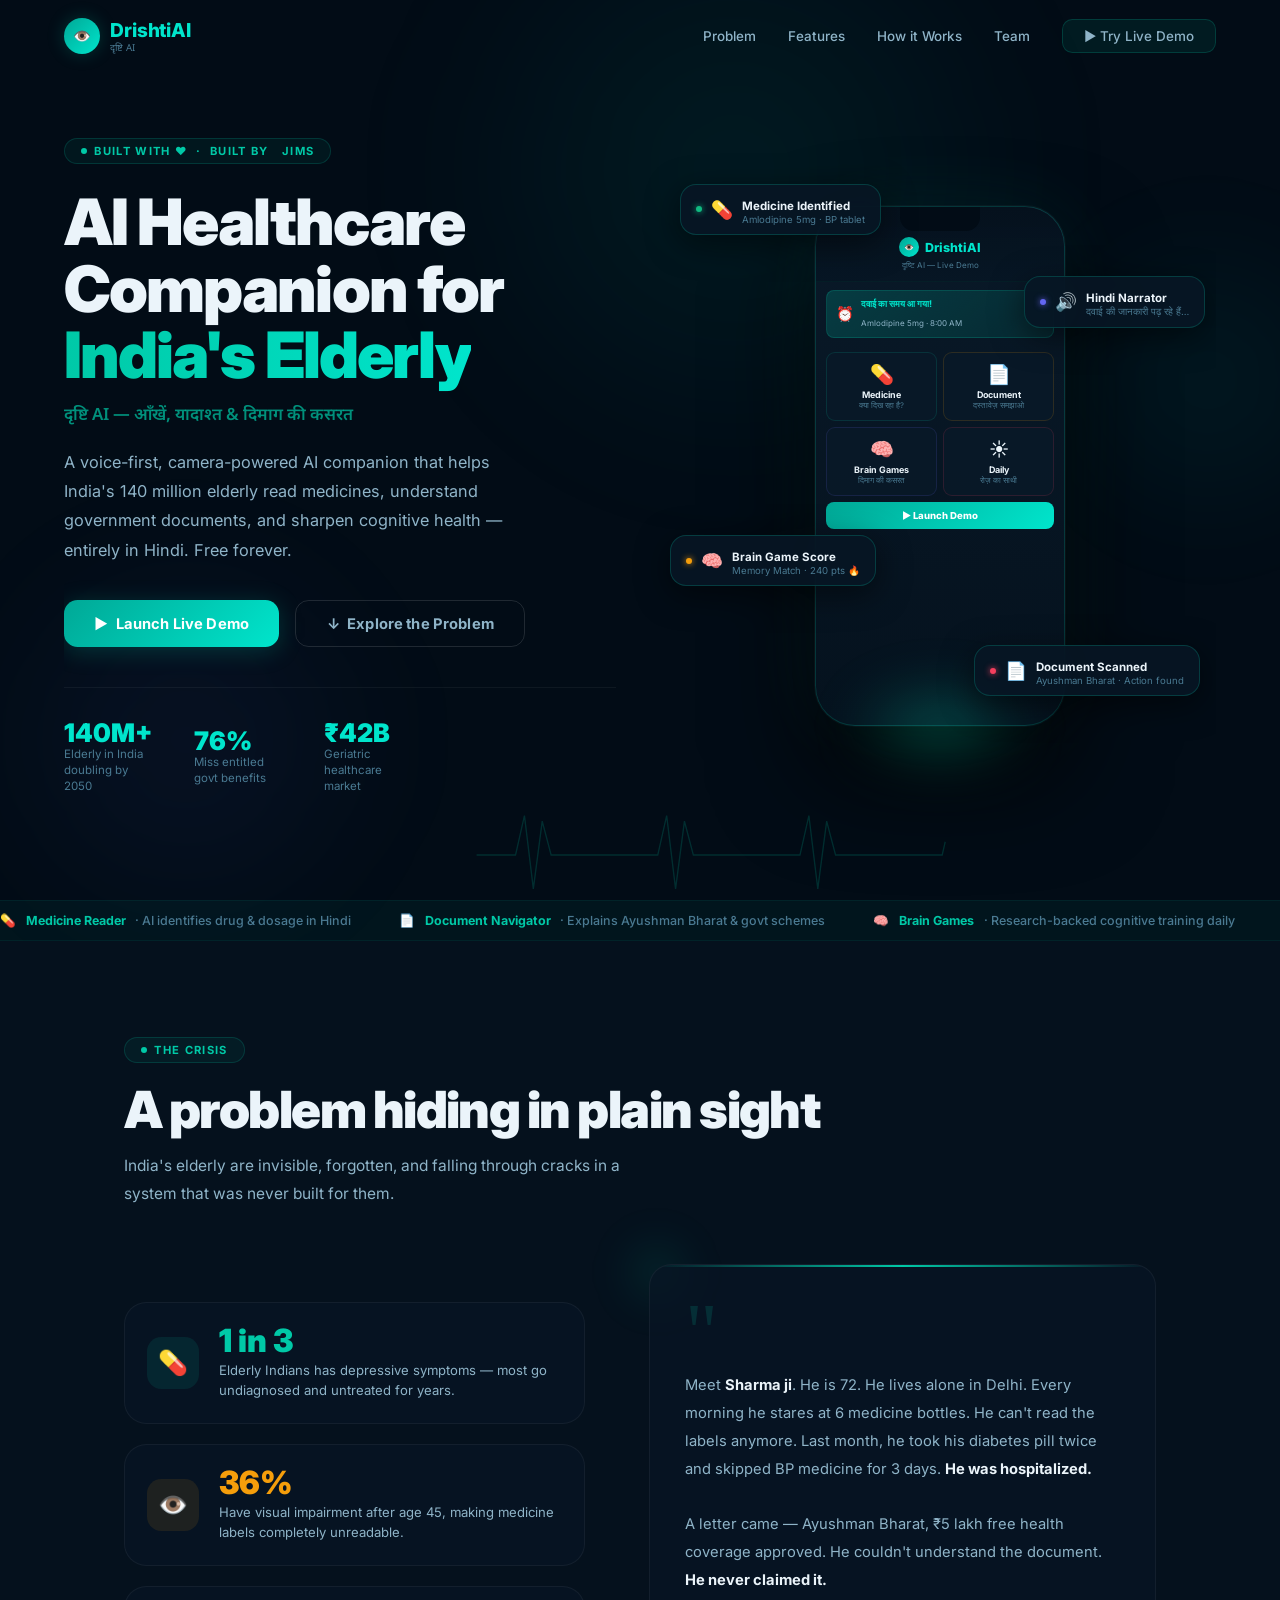
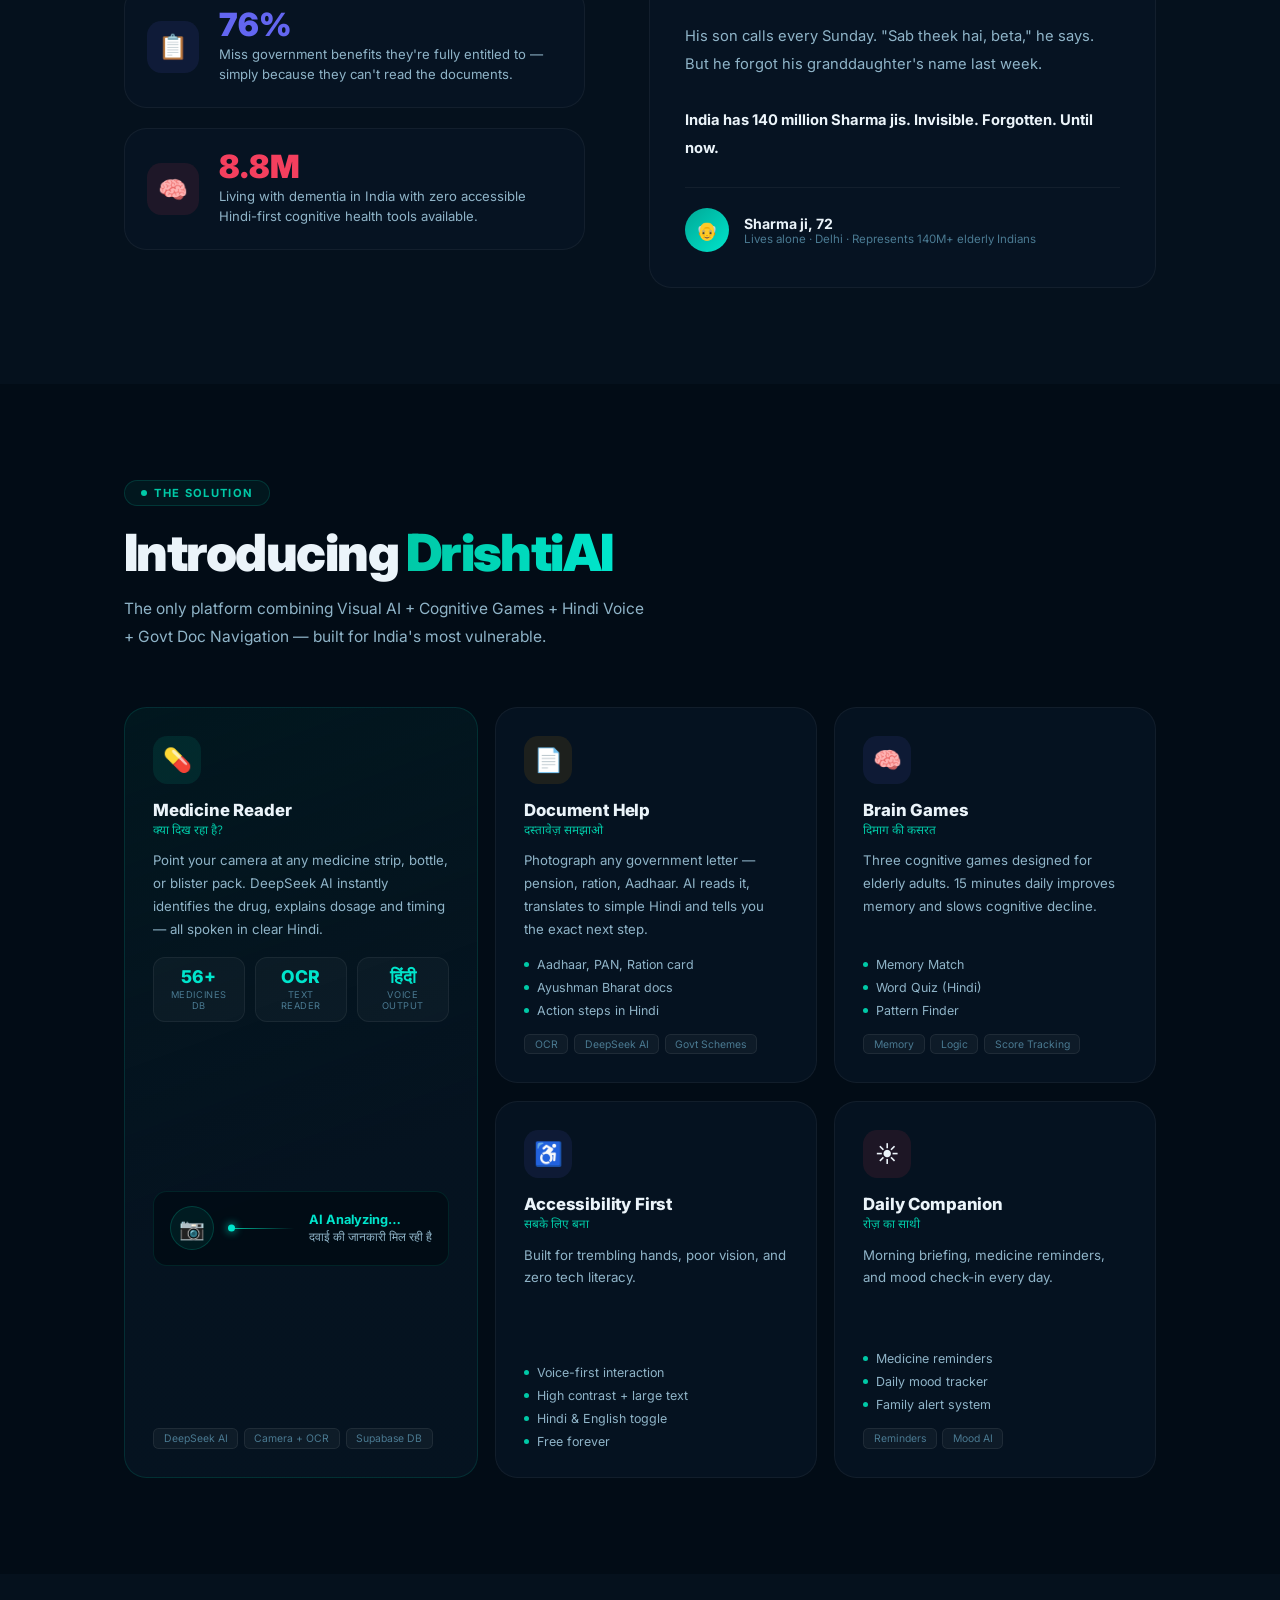
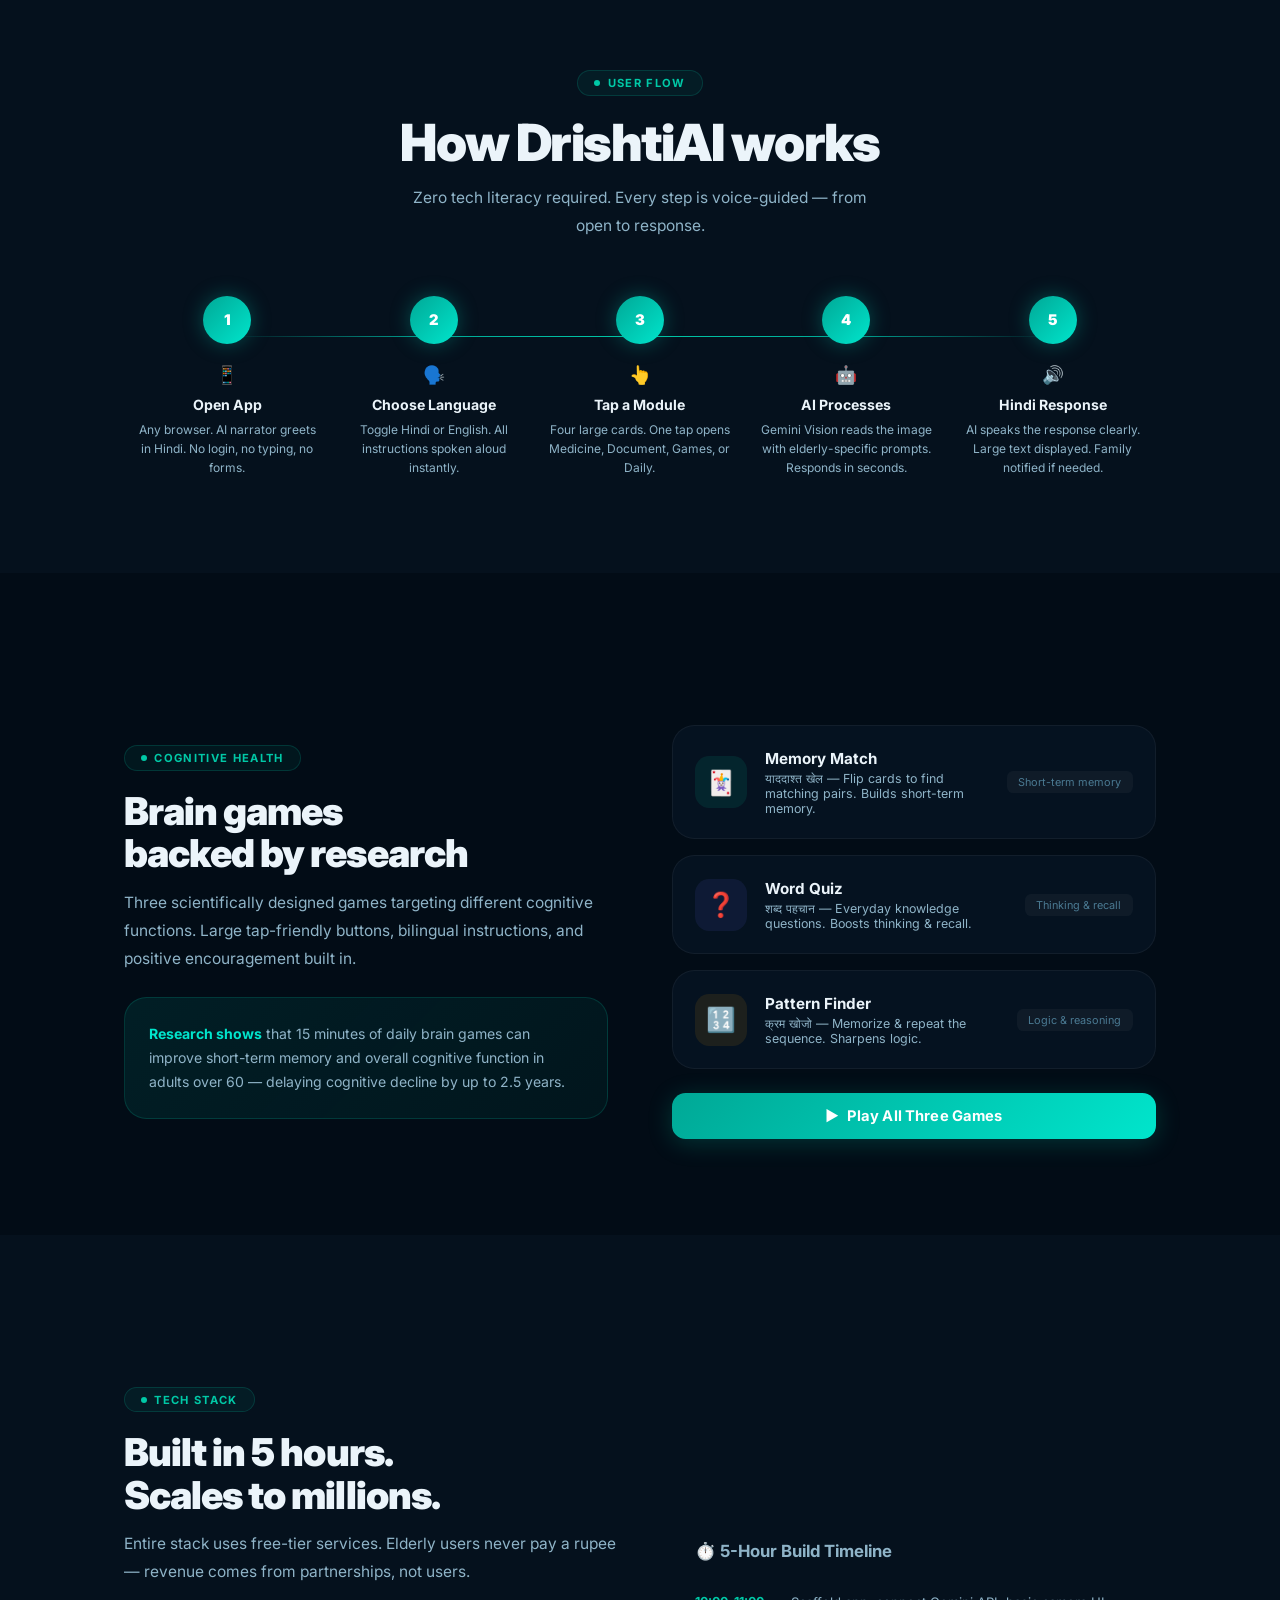
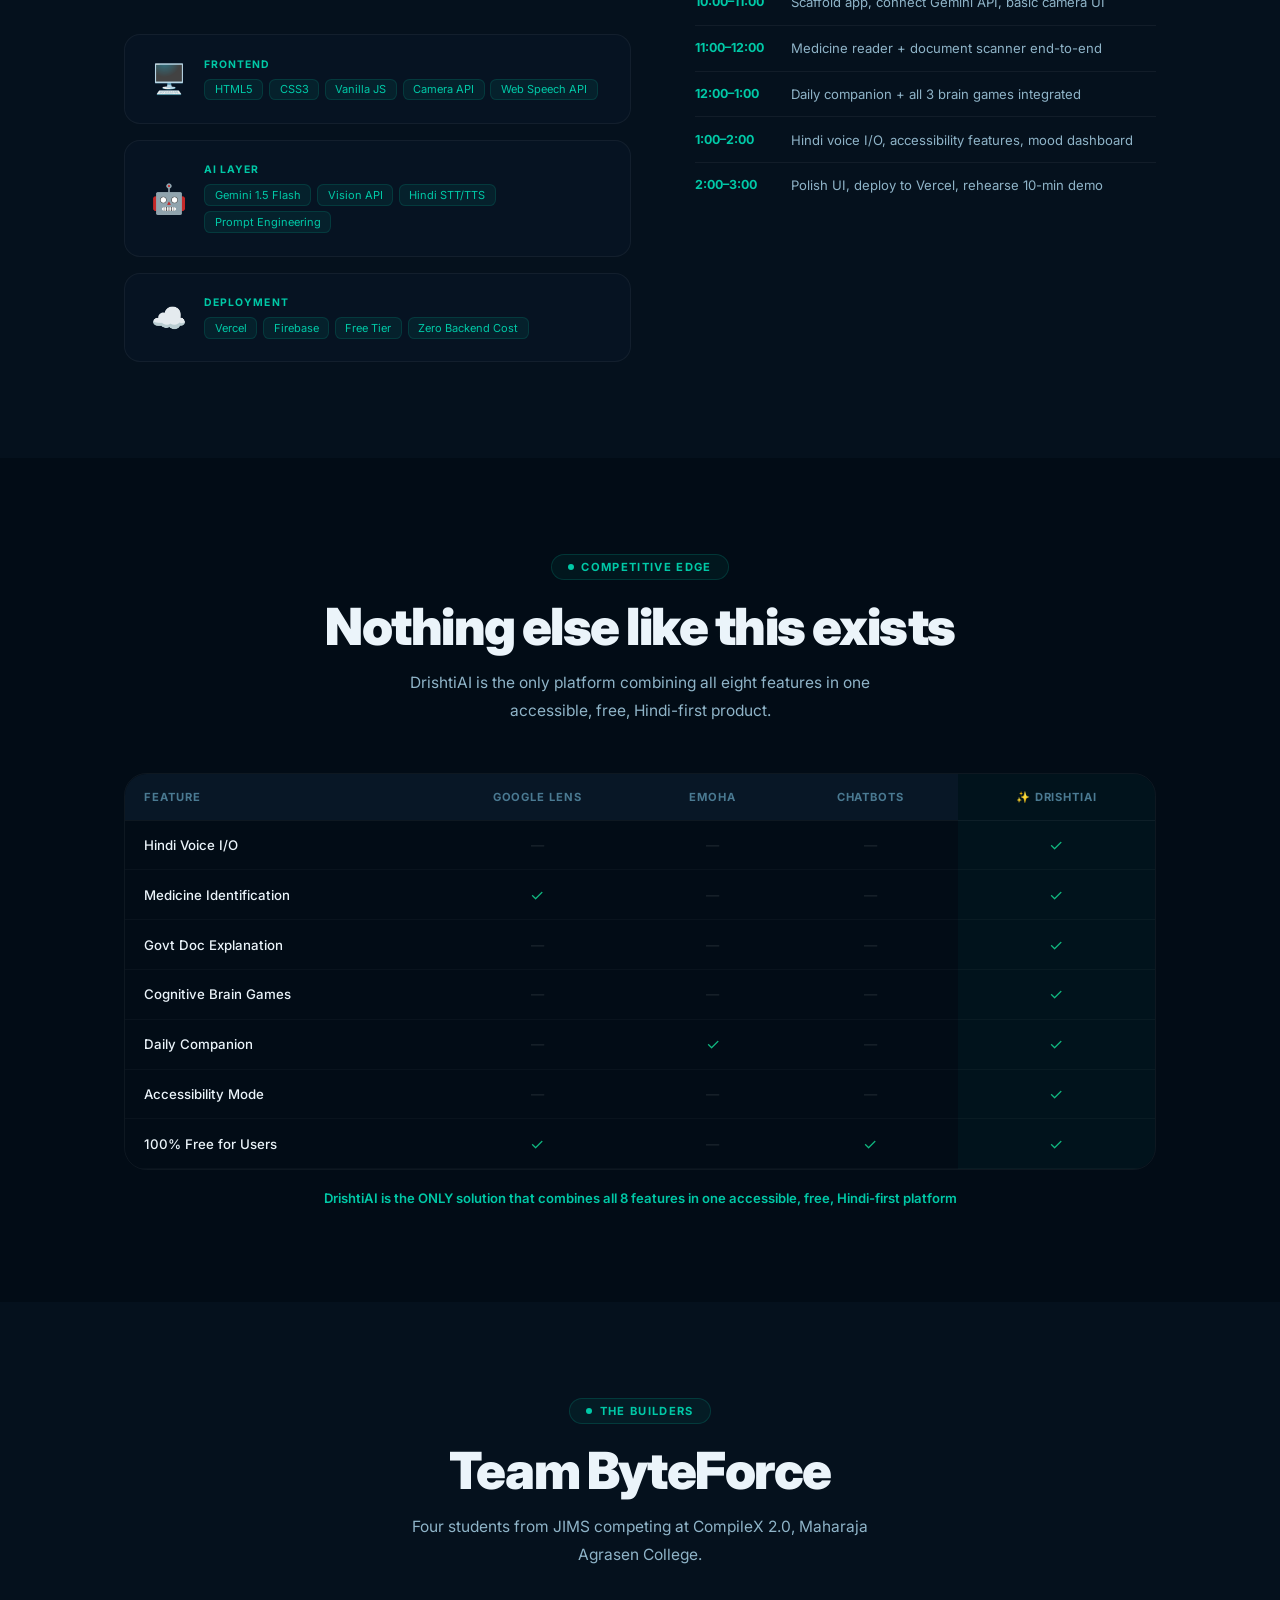
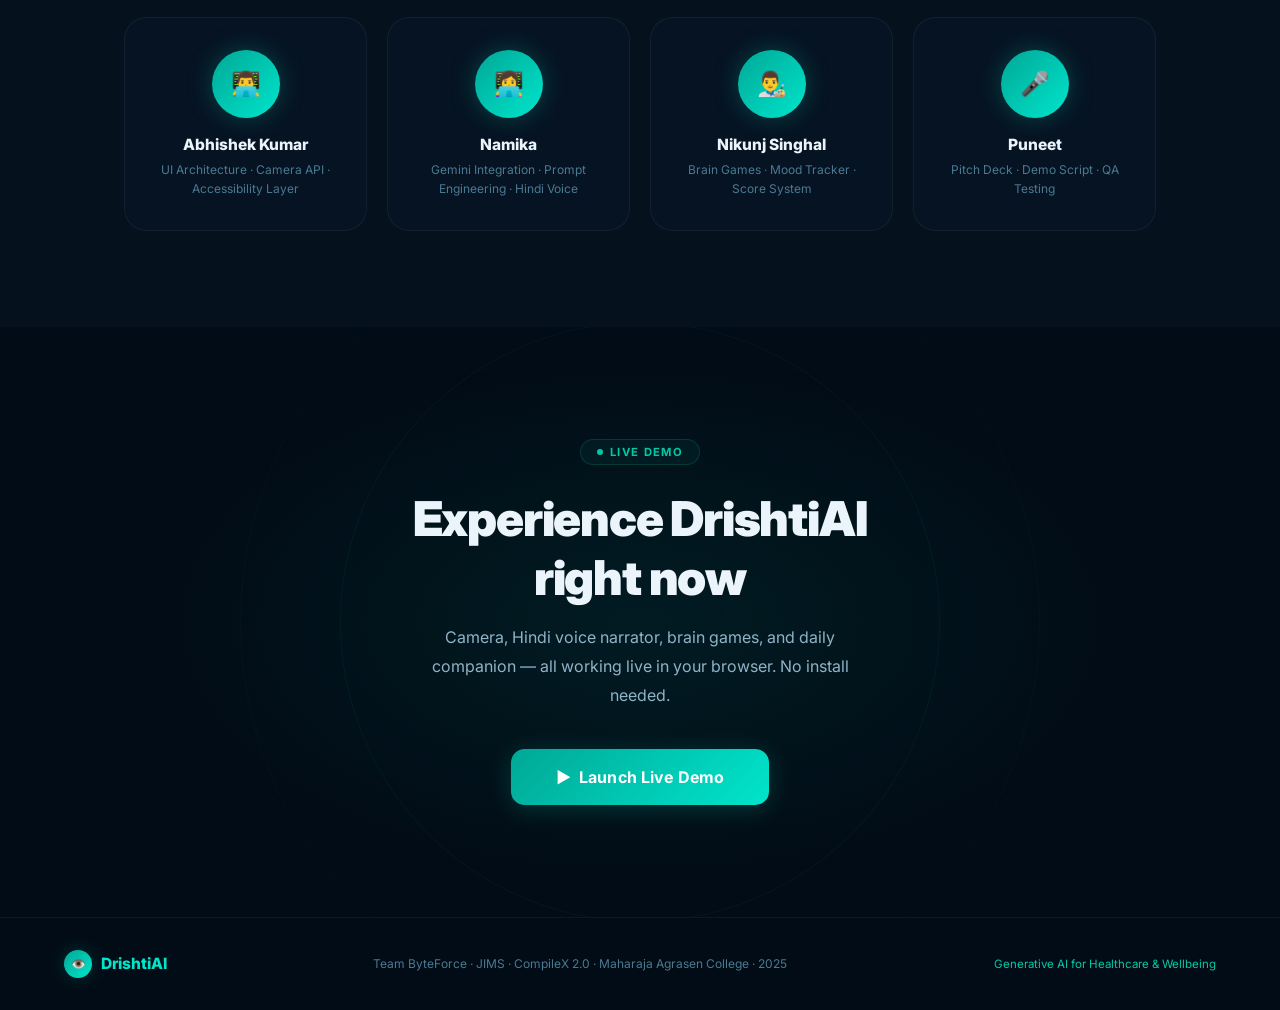
<file: index.html>
<!DOCTYPE html>
<html lang="en">
<head>
<meta charset="UTF-8">
<meta name="viewport" content="width=device-width, initial-scale=1.0">
<title>DrishtiAI — AI Healthcare Companion for India's Elderly</title>
<link rel="preconnect" href="https://fonts.googleapis.com">
<link href="https://fonts.googleapis.com/css2?family=Inter:wght@300;400;500;600;700;800;900&family=Noto+Sans+Devanagari:wght@400;600;700&display=swap" rel="stylesheet">
<link rel="stylesheet" href="style.css">
<style>


</style>
</head>
<body>

<!-- AMBIENT BG -->
<div class="hero-ambient">
  <div class="amb1"></div>
  <div class="amb2"></div>
  <div class="amb3"></div>
</div>

<!-- ════════════════════════════
     NAV
════════════════════════════ -->
<nav id="nav">
  <div class="nav-left">
    <div class="nav-pill">👁️</div>
    <div>
      <div class="nav-brand">DrishtiAI</div>
      <span class="nav-sub">दृष्टि AI</span>
    </div>
  </div>
  <div class="nav-links">
    <a href="#problem" class="nl-hide">Problem</a>
    <a href="#features" class="nl-hide">Features</a>
    <a href="#how" class="nl-hide">How it Works</a>
    <a href="#team" class="nl-hide">Team</a>
    <a href="demo.html" class="nav-pill-btn">▶ Try Live Demo</a>
  </div>
</nav>

<!-- ════════════════════════════
     HERO
════════════════════════════ -->
<div style="max-width:1400px;margin:0 auto;padding:0 5%;">
  <div class="hero" style="padding-left:0;padding-right:0">

    <!-- LEFT -->
    <div class="hero-left">
      <div class="hero-badge">
        <div class="tag">
          <div class="tag-dot"></div>
          Built with ♥ &nbsp;·&nbsp; Built by &nbsp; JIMS
        </div>
      </div>
      <h1 class="hero-h1">
        AI Healthcare<br>Companion for<br><span class="accent">India's Elderly</span>
      </h1>
      <div class="hero-hindi">दृष्टि AI — आँखें, यादाश्त &amp; दिमाग की कसरत</div>
      <p class="hero-sub">
        A voice-first, camera-powered AI companion that helps India's 140 million elderly read medicines, understand government documents, and sharpen cognitive health — entirely in Hindi. Free forever.
      </p>
      <div class="hero-btns">
        <a href="demo.html" class="btn btn-teal">▶&ensp;Launch Live Demo</a>
        <a href="#problem" class="btn btn-outline">↓&ensp;Explore the Problem</a>
      </div>
      <div class="hero-trust">
        <div class="trust-item">
          <div>
            <div class="trust-val">140M+</div>
            <div class="trust-lbl">Elderly in India doubling by 2050</div>
          </div>
        </div>
        <div class="trust-item">
          <div>
            <div class="trust-val">76%</div>
            <div class="trust-lbl">Miss entitled govt benefits</div>
          </div>
        </div>
        <div class="trust-item">
          <div>
            <div class="trust-val">₹42B</div>
            <div class="trust-lbl">Geriatric healthcare market</div>
          </div>
        </div>
      </div>
    </div>

    <!-- RIGHT — PHONE -->
    <div class="hero-right">
      <div class="phone-scene">

        <div class="float-chip chip1">
          <div class="fc-dot"></div>
          <span class="fc-icon">💊</span>
          <div>
            <span class="fc-name">Medicine Identified</span>
            <span class="fc-sub">Amlodipine 5mg · BP tablet</span>
          </div>
        </div>

        <div class="float-chip chip2">
          <div class="fc-dot" style="background:#6366F1;box-shadow:0 0 6px #6366F1"></div>
          <span class="fc-icon">🔊</span>
          <div>
            <span class="fc-name">Hindi Narrator</span>
            <span class="fc-sub">दवाई की जानकारी पढ़ रहे हैं…</span>
          </div>
        </div>

        <div class="float-chip chip3">
          <div class="fc-dot" style="background:#F59E0B;box-shadow:0 0 6px #F59E0B"></div>
          <span class="fc-icon">🧠</span>
          <div>
            <span class="fc-name">Brain Game Score</span>
            <span class="fc-sub">Memory Match · 240 pts 🔥</span>
          </div>
        </div>

        <div class="float-chip chip4">
          <div class="fc-dot" style="background:#F43F5E;box-shadow:0 0 6px #F43F5E"></div>
          <span class="fc-icon">📄</span>
          <div>
            <span class="fc-name">Document Scanned</span>
            <span class="fc-sub">Ayushman Bharat · Action found</span>
          </div>
        </div>

        <div class="phone-wrap">
          <div class="phone-body">
            <div class="phone-notch"></div>
            <div class="phone-side-r"></div>
            <div class="phone-screen">

              <div class="app-top-bar">
                <div class="app-logo">
                  <div class="app-eye-dot">👁️</div>
                  <span class="app-brand">DrishtiAI</span>
                </div>
                <span class="app-brand-sub">दृष्टि AI — Live Demo</span>
              </div>

              <div class="app-alert">
                <span class="alert-icon">⏰</span>
                <div>
                  <span class="alert-title">दवाई का समय आ गया!</span>
                  <span class="alert-sub" style="font-size:.5rem">Amlodipine 5mg · 8:00 AM</span>
                </div>
              </div>

              <div class="app-modules">
                <div class="app-mod" style="border-color:rgba(0,201,167,.15)">
                  <span class="app-mod-icon">💊</span>
                  <span class="app-mod-name">Medicine</span>
                  <span class="app-mod-sub">क्या दिख रहा है?</span>
                </div>
                <div class="app-mod" style="border-color:rgba(245,158,11,.15)">
                  <span class="app-mod-icon">📄</span>
                  <span class="app-mod-name">Document</span>
                  <span class="app-mod-sub">दस्तावेज़ समझाओ</span>
                </div>
                <div class="app-mod" style="border-color:rgba(99,102,241,.15)">
                  <span class="app-mod-icon">🧠</span>
                  <span class="app-mod-name">Brain Games</span>
                  <span class="app-mod-sub">दिमाग की कसरत</span>
                </div>
                <div class="app-mod" style="border-color:rgba(244,63,94,.15)">
                  <span class="app-mod-icon">☀️</span>
                  <span class="app-mod-name">Daily</span>
                  <span class="app-mod-sub">रोज़ का साथी</span>
                </div>
              </div>

              <button class="app-cta-btn" onclick="window.location.href='demo.html'">
                ▶ Launch Demo
              </button>

            </div>
          </div>
          <div class="phone-glow"></div>
        </div>

      </div>
    </div>

  </div>
</div>

<!-- ECG line at bottom of hero -->
<div class="ecg-wrap">
  <svg viewBox="0 0 1440 80" preserveAspectRatio="none">
    <path class="ecg-path" d="M0,40 L80,40 L100,40 L110,5 L120,70 L130,10 L140,40 L160,40 L240,40 L260,40 L270,5 L280,70 L290,10 L300,40 L320,40 L400,40 L420,40 L430,5 L440,70 L450,10 L460,40 L480,40 L560,40 L580,40 L590,5 L600,70 L610,10 L620,40 L640,40 L720,40 L740,40 L750,5 L760,70 L770,10 L780,40 L800,40 L880,40 L900,40 L910,5 L920,70 L930,10 L940,40 L960,40 L1040,40 L1060,40 L1070,5 L1080,70 L1090,10 L1100,40 L1120,40 L1200,40 L1220,40 L1230,5 L1240,70 L1250,10 L1260,40 L1280,40 L1360,40 L1440,40"/>
  </svg>
</div>

<!-- ════════════════════════════
     MARQUEE
════════════════════════════ -->
<div class="marquee-strip">
  <div class="marquee-inner" id="marquee">
    <div class="marquee-item">💊 <span>Medicine Reader</span> · AI identifies drug &amp; dosage in Hindi</div>
    <div class="marquee-item">📄 <span>Document Navigator</span> · Explains Ayushman Bharat &amp; govt schemes</div>
    <div class="marquee-item">🧠 <span>Brain Games</span> · Research-backed cognitive training daily</div>
    <div class="marquee-item">☀️ <span>Daily Companion</span> · Reminders, mood tracking &amp; family alerts</div>
    <div class="marquee-item">🔊 <span>Hindi Voice</span> · Entire app works by speaking, no typing</div>
    <div class="marquee-item">♿ <span>Accessibility First</span> · Designed for trembling hands &amp; poor vision</div>
    <div class="marquee-item">🆓 <span>Free Forever</span> · Zero cost to elderly users, always</div>
    <!-- duplicate for seamless loop -->
    <div class="marquee-item">💊 <span>Medicine Reader</span> · AI identifies drug &amp; dosage in Hindi</div>
    <div class="marquee-item">📄 <span>Document Navigator</span> · Explains Ayushman Bharat &amp; govt schemes</div>
    <div class="marquee-item">🧠 <span>Brain Games</span> · Research-backed cognitive training daily</div>
    <div class="marquee-item">☀️ <span>Daily Companion</span> · Reminders, mood tracking &amp; family alerts</div>
    <div class="marquee-item">🔊 <span>Hindi Voice</span> · Entire app works by speaking, no typing</div>
    <div class="marquee-item">♿ <span>Accessibility First</span> · Designed for trembling hands &amp; poor vision</div>
    <div class="marquee-item">🆓 <span>Free Forever</span> · Zero cost to elderly users, always</div>
  </div>
</div>

<!-- ════════════════════════════
     PROBLEM
════════════════════════════ -->
<section class="problem-section" id="problem">
  <div class="container">
    <div class="reveal">
      <div class="tag" style="margin-bottom:1.2rem"><div class="tag-dot"></div> The Crisis</div>
      <h2 class="heading-xl" style="margin-bottom:.9rem">A problem hiding in plain sight</h2>
      <p class="sub-text" style="max-width:520px">India's elderly are invisible, forgotten, and falling through cracks in a system that was never built for them.</p>
    </div>

    <div class="prob-layout">
      <div class="prob-stats reveal-l">
        <div class="stat-block">
          <div class="stat-icon-box" style="background:rgba(0,201,167,.1)">💊</div>
          <div>
            <div class="stat-num" style="color:var(--teal)">1 in 3</div>
            <div class="stat-desc">Elderly Indians has depressive symptoms — most go undiagnosed and untreated for years.</div>
          </div>
        </div>
        <div class="stat-block">
          <div class="stat-icon-box" style="background:rgba(245,158,11,.1)">👁️</div>
          <div>
            <div class="stat-num" style="color:var(--amber)">36%</div>
            <div class="stat-desc">Have visual impairment after age 45, making medicine labels completely unreadable.</div>
          </div>
        </div>
        <div class="stat-block">
          <div class="stat-icon-box" style="background:rgba(99,102,241,.1)">📋</div>
          <div>
            <div class="stat-num" style="color:var(--indigo)">76%</div>
            <div class="stat-desc">Miss government benefits they're fully entitled to — simply because they can't read the documents.</div>
          </div>
        </div>
        <div class="stat-block">
          <div class="stat-icon-box" style="background:rgba(244,63,94,.1)">🧠</div>
          <div>
            <div class="stat-num" style="color:var(--rose)">8.8M</div>
            <div class="stat-desc">Living with dementia in India with zero accessible Hindi-first cognitive health tools available.</div>
          </div>
        </div>
      </div>

      <div class="story-side reveal-r">
        <div class="story-deco"></div>
        <div class="story-card">
          <div class="open-quote">"</div>
          <p class="story-body">
            Meet <strong>Sharma ji</strong>. He is 72. He lives alone in Delhi. Every morning he stares at 6 medicine bottles. He can't read the labels anymore. Last month, he took his diabetes pill twice and skipped BP medicine for 3 days. <strong>He was hospitalized.</strong><br><br>
            A letter came — Ayushman Bharat, ₹5 lakh free health coverage approved. He couldn't understand the document. <strong>He never claimed it.</strong><br><br>
            His son calls every Sunday. "Sab theek hai, beta," he says. But he forgot his granddaughter's name last week.<br><br>
            <strong>India has 140 million Sharma jis. Invisible. Forgotten. Until now.</strong>
          </p>
          <div class="story-author">
            <div class="author-av">👴</div>
            <div>
              <div class="author-name">Sharma ji, 72</div>
              <div class="author-sub">Lives alone · Delhi · Represents 140M+ elderly Indians</div>
            </div>
          </div>
        </div>
      </div>
    </div>
  </div>
</section>

<!-- ════════════════════════════
     FEATURES — BENTO GRID
════════════════════════════ -->
<section id="features" style="padding:6rem 0;">
  <div class="container">
    <div class="reveal">
      <div class="tag" style="margin-bottom:1.2rem"><div class="tag-dot"></div> The Solution</div>
      <h2 class="heading-xl" style="margin-bottom:.9rem">Introducing <span class="accent">DrishtiAI</span></h2>
      <p class="sub-text" style="max-width:520px">The only platform combining Visual AI + Cognitive Games + Hindi Voice + Govt Doc Navigation — built for India's most vulnerable.</p>
    </div>

    <div class="bento reveal">

      <!-- MEDICINE — tall left hero -->
      <div class="bento-card bc-medicine">
        <div>
          <div class="bento-icon" style="background:rgba(0,201,167,.1)">💊</div>
          <div class="bento-h">Medicine Reader</div>
          <div class="bento-hindi">क्या दिख रहा है?</div>
          <div class="bento-p">Point your camera at any medicine strip, bottle, or blister pack. DeepSeek AI instantly identifies the drug, explains dosage and timing — all spoken in clear Hindi.</div>
          <div class="bento-stat-row">
            <div class="bento-stat"><span class="bento-stat-val">56+</span><span class="bento-stat-lbl">Medicines DB</span></div>
            <div class="bento-stat"><span class="bento-stat-val">OCR</span><span class="bento-stat-lbl">Text Reader</span></div>
            <div class="bento-stat"><span class="bento-stat-val">हिंदी</span><span class="bento-stat-lbl">Voice Output</span></div>
          </div>
        </div>
        <div class="cam-preview-box">
          <div class="cam-lens">📷</div>
          <div class="cam-line"><div class="cam-pulse"></div></div>
          <div class="cam-text">
            <strong>AI Analyzing…</strong>
            दवाई की जानकारी मिल रही है
          </div>
        </div>
        <div class="bento-pills" style="margin-top:1rem">
          <span class="bento-pill">DeepSeek AI</span>
          <span class="bento-pill">Camera + OCR</span>
          <span class="bento-pill">Supabase DB</span>
        </div>
      </div>

      <!-- DOCUMENT HELP — top right -->
      <div class="bento-card bc-document">
        <div class="bento-icon" style="background:rgba(245,158,11,.1)">📄</div>
        <div class="bento-h">Document Help</div>
        <div class="bento-hindi">दस्तावेज़ समझाओ</div>
        <div class="bento-p">Photograph any government letter — pension, ration, Aadhaar. AI reads it, translates to simple Hindi and tells you the exact next step.</div>
        <ul class="bento-feat-list">
          <li>Aadhaar, PAN, Ration card</li>
          <li>Ayushman Bharat docs</li>
          <li>Action steps in Hindi</li>
        </ul>
        <div class="bento-pills">
          <span class="bento-pill">OCR</span>
          <span class="bento-pill">DeepSeek AI</span>
          <span class="bento-pill">Govt Schemes</span>
        </div>
      </div>

      <!-- BRAIN GAMES — top right -->
      <div class="bento-card bc-games">
        <div class="bento-icon" style="background:rgba(99,102,241,.1)">🧠</div>
        <div class="bento-h">Brain Games</div>
        <div class="bento-hindi">दिमाग की कसरत</div>
        <div class="bento-p">Three cognitive games designed for elderly adults. 15 minutes daily improves memory and slows cognitive decline.</div>
        <ul class="bento-feat-list">
          <li>Memory Match</li>
          <li>Word Quiz (Hindi)</li>
          <li>Pattern Finder</li>
        </ul>
        <div class="bento-pills">
          <span class="bento-pill">Memory</span>
          <span class="bento-pill">Logic</span>
          <span class="bento-pill">Score Tracking</span>
        </div>
      </div>

      <!-- ACCESSIBILITY — bottom middle -->
      <div class="bento-card bc-access">
        <div class="bento-icon" style="background:rgba(99,102,241,.1)">♿</div>
        <div class="bento-h">Accessibility First</div>
        <div class="bento-hindi">सबके लिए बना</div>
        <div class="bento-p">Built for trembling hands, poor vision, and zero tech literacy.</div>
        <ul class="bento-feat-list">
          <li>Voice-first interaction</li>
          <li>High contrast + large text</li>
          <li>Hindi &amp; English toggle</li>
          <li>Free forever</li>
        </ul>
      </div>

      <!-- DAILY COMPANION — bottom right -->
      <div class="bento-card bc-daily">
        <div class="bento-icon" style="background:rgba(244,63,94,.1)">☀️</div>
        <div class="bento-h">Daily Companion</div>
        <div class="bento-hindi">रोज़ का साथी</div>
        <div class="bento-p">Morning briefing, medicine reminders, and mood check-in every day.</div>
        <ul class="bento-feat-list">
          <li>Medicine reminders</li>
          <li>Daily mood tracker</li>
          <li>Family alert system</li>
        </ul>
        <div class="bento-pills">
          <span class="bento-pill">Reminders</span>
          <span class="bento-pill">Mood AI</span>
        </div>
      </div>

    </div>
  </div>
</section>

<!-- ════════════════════════════
     HOW IT WORKS
════════════════════════════ -->
<section class="how-section" id="how">
  <div class="container">
    <div class="reveal" style="text-align:center">
      <div class="tag" style="margin-bottom:1.2rem"><div class="tag-dot"></div> User Flow</div>
      <h2 class="heading-xl" style="margin-bottom:.9rem">How DrishtiAI works</h2>
      <p class="sub-text" style="max-width:480px;margin:0 auto">Zero tech literacy required. Every step is voice-guided — from open to response.</p>
    </div>
    <div class="timeline reveal">
      <div class="tl-step">
        <div class="tl-num">1</div>
        <div class="tl-icon">📱</div>
        <div class="tl-h">Open App</div>
        <div class="tl-p">Any browser. AI narrator greets in Hindi. No login, no typing, no forms.</div>
      </div>
      <div class="tl-step">
        <div class="tl-num">2</div>
        <div class="tl-icon">🗣️</div>
        <div class="tl-h">Choose Language</div>
        <div class="tl-p">Toggle Hindi or English. All instructions spoken aloud instantly.</div>
      </div>
      <div class="tl-step">
        <div class="tl-num">3</div>
        <div class="tl-icon">👆</div>
        <div class="tl-h">Tap a Module</div>
        <div class="tl-p">Four large cards. One tap opens Medicine, Document, Games, or Daily.</div>
      </div>
      <div class="tl-step">
        <div class="tl-num">4</div>
        <div class="tl-icon">🤖</div>
        <div class="tl-h">AI Processes</div>
        <div class="tl-p">Gemini Vision reads the image with elderly-specific prompts. Responds in seconds.</div>
      </div>
      <div class="tl-step">
        <div class="tl-num">5</div>
        <div class="tl-icon">🔊</div>
        <div class="tl-h">Hindi Response</div>
        <div class="tl-p">AI speaks the response clearly. Large text displayed. Family notified if needed.</div>
      </div>
    </div>
  </div>
</section>

<!-- ════════════════════════════
     BRAIN GAMES
════════════════════════════ -->
<section class="games-section" id="games">
  <div class="container">
    <div class="games-layout">
      <div class="games-left reveal-l">
        <div class="tag" style="margin-bottom:1.2rem"><div class="tag-dot"></div> Cognitive Health</div>
        <h2 class="heading-lg" style="margin-bottom:.9rem">Brain games<br>backed by research</h2>
        <p class="sub-text" style="margin-bottom:1.5rem">Three scientifically designed games targeting different cognitive functions. Large tap-friendly buttons, bilingual instructions, and positive encouragement built in.</p>
        <div class="research-box">
          <p><strong>Research shows</strong> that 15 minutes of daily brain games can improve short-term memory and overall cognitive function in adults over 60 — delaying cognitive decline by up to 2.5 years.</p>
        </div>
      </div>
      <div class="games-right reveal-r">
        <div class="game-item">
          <div class="game-item-icon" style="background:rgba(0,201,167,.1)">🃏</div>
          <div>
            <div class="game-item-h">Memory Match</div>
            <div class="game-item-p">याददाश्त खेल — Flip cards to find matching pairs. Builds short-term memory.</div>
          </div>
          <div class="game-badge">Short-term memory</div>
        </div>
        <div class="game-item">
          <div class="game-item-icon" style="background:rgba(99,102,241,.1)">❓</div>
          <div>
            <div class="game-item-h">Word Quiz</div>
            <div class="game-item-p">शब्द पहचान — Everyday knowledge questions. Boosts thinking &amp; recall.</div>
          </div>
          <div class="game-badge">Thinking &amp; recall</div>
        </div>
        <div class="game-item">
          <div class="game-item-icon" style="background:rgba(245,158,11,.1)">🔢</div>
          <div>
            <div class="game-item-h">Pattern Finder</div>
            <div class="game-item-p">क्रम खोजो — Memorize &amp; repeat the sequence. Sharpens logic.</div>
          </div>
          <div class="game-badge">Logic &amp; reasoning</div>
        </div>
        <a href="demo.html" class="btn btn-teal" style="width:100%;justify-content:center;margin-top:.5rem">
          ▶&ensp;Play All Three Games
        </a>
      </div>
    </div>
  </div>
</section>

<!-- ════════════════════════════
     TECH STACK
════════════════════════════ -->
<section class="tech-section" id="tech">
  <div class="container">
    <div class="tech-layout">
      <div class="tech-cards reveal-l">
        <div class="reveal" style="margin-bottom:2rem">
          <div class="tag" style="margin-bottom:1.2rem"><div class="tag-dot"></div> Tech Stack</div>
          <h2 class="heading-lg" style="margin-bottom:.9rem">Built in 5 hours.<br>Scales to millions.</h2>
          <p class="sub-text">Entire stack uses free-tier services. Elderly users never pay a rupee — revenue comes from partnerships, not users.</p>
        </div>
        <div class="tech-block">
          <div class="tech-block-icon">🖥️</div>
          <div>
            <div class="tech-block-layer">Frontend</div>
            <div class="tech-pills-row">
              <span class="t-pill">HTML5</span><span class="t-pill">CSS3</span>
              <span class="t-pill">Vanilla JS</span><span class="t-pill">Camera API</span>
              <span class="t-pill">Web Speech API</span>
            </div>
          </div>
        </div>
        <div class="tech-block">
          <div class="tech-block-icon">🤖</div>
          <div>
            <div class="tech-block-layer">AI Layer</div>
            <div class="tech-pills-row">
              <span class="t-pill">Gemini 1.5 Flash</span><span class="t-pill">Vision API</span>
              <span class="t-pill">Hindi STT/TTS</span><span class="t-pill">Prompt Engineering</span>
            </div>
          </div>
        </div>
        <div class="tech-block">
          <div class="tech-block-icon">☁️</div>
          <div>
            <div class="tech-block-layer">Deployment</div>
            <div class="tech-pills-row">
              <span class="t-pill">Vercel</span><span class="t-pill">Firebase</span>
              <span class="t-pill">Free Tier</span><span class="t-pill">Zero Backend Cost</span>
            </div>
          </div>
        </div>
      </div>

      <div class="reveal-r">
        <div class="build-h">⏱️ 5-Hour Build Timeline</div>
        <div class="build-item">
          <div class="build-time">10:00–11:00</div>
          <div class="build-task">Scaffold app, connect Gemini API, basic camera UI</div>
        </div>
        <div class="build-item">
          <div class="build-time">11:00–12:00</div>
          <div class="build-task">Medicine reader + document scanner end-to-end</div>
        </div>
        <div class="build-item">
          <div class="build-time">12:00–1:00</div>
          <div class="build-task">Daily companion + all 3 brain games integrated</div>
        </div>
        <div class="build-item">
          <div class="build-time">1:00–2:00</div>
          <div class="build-task">Hindi voice I/O, accessibility features, mood dashboard</div>
        </div>
        <div class="build-item">
          <div class="build-time">2:00–3:00</div>
          <div class="build-task">Polish UI, deploy to Vercel, rehearse 10-min demo</div>
        </div>
      </div>
    </div>
  </div>
</section>

<!-- ════════════════════════════
     COMPARISON
════════════════════════════ -->
<section class="compare-section" id="compare">
  <div class="container">
    <div class="reveal" style="text-align:center">
      <div class="tag" style="margin-bottom:1.2rem"><div class="tag-dot"></div> Competitive Edge</div>
      <h2 class="heading-xl" style="margin-bottom:.9rem">Nothing else like this exists</h2>
      <p class="sub-text" style="max-width:480px;margin:0 auto">DrishtiAI is the only platform combining all eight features in one accessible, free, Hindi-first product.</p>
    </div>
    <div class="table-outer reveal" style="overflow-x:auto">
      <table>
        <thead>
          <tr>
            <th>Feature</th>
            <th>Google Lens</th>
            <th>Emoha</th>
            <th>Chatbots</th>
            <th class="col-us">✨ DrishtiAI</th>
          </tr>
        </thead>
        <tbody>
          <tr><td>Hindi Voice I/O</td><td><span class="cx">—</span></td><td><span class="cx">—</span></td><td><span class="cx">—</span></td><td class="col-us"><span class="ck">✓</span></td></tr>
          <tr><td>Medicine Identification</td><td><span class="ck">✓</span></td><td><span class="cx">—</span></td><td><span class="cx">—</span></td><td class="col-us"><span class="ck">✓</span></td></tr>
          <tr><td>Govt Doc Explanation</td><td><span class="cx">—</span></td><td><span class="cx">—</span></td><td><span class="cx">—</span></td><td class="col-us"><span class="ck">✓</span></td></tr>
          <tr><td>Cognitive Brain Games</td><td><span class="cx">—</span></td><td><span class="cx">—</span></td><td><span class="cx">—</span></td><td class="col-us"><span class="ck">✓</span></td></tr>
          <tr><td>Daily Companion</td><td><span class="cx">—</span></td><td><span class="ck">✓</span></td><td><span class="cx">—</span></td><td class="col-us"><span class="ck">✓</span></td></tr>
          <tr><td>Accessibility Mode</td><td><span class="cx">—</span></td><td><span class="cx">—</span></td><td><span class="cx">—</span></td><td class="col-us"><span class="ck">✓</span></td></tr>
          <tr><td>100% Free for Users</td><td><span class="ck">✓</span></td><td><span class="cx">—</span></td><td><span class="ck">✓</span></td><td class="col-us"><span class="ck">✓</span></td></tr>
        </tbody>
      </table>
    </div>
    <div class="table-note reveal">DrishtiAI is the ONLY solution that combines all 8 features in one accessible, free, Hindi-first platform</div>
  </div>
</section>

<!-- ════════════════════════════
     TEAM
════════════════════════════ -->
<section class="team-section" id="team">
  <div class="container">
    <div class="reveal" style="text-align:center">
      <div class="tag" style="margin-bottom:1.2rem"><div class="tag-dot"></div> The Builders</div>
      <h2 class="heading-xl" style="margin-bottom:.9rem">Team ByteForce</h2>
      <p class="sub-text" style="max-width:460px;margin:0 auto">Four students from JIMS competing at CompileX 2.0, Maharaja Agrasen College.</p>
    </div>
    <div class="team-grid reveal">
      <div class="team-card">
        <div class="team-av">👨‍💻</div>
        <div class="team-name">Abhishek Kumar</div>
        <div class="team-role">UI Architecture · Camera API · Accessibility Layer</div>
      </div>
      <div class="team-card">
        <div class="team-av">👩‍💻</div>
        <div class="team-name">Namika</div>
        <div class="team-role">Gemini Integration · Prompt Engineering · Hindi Voice</div>
      </div>
      <div class="team-card">
        <div class="team-av">👨‍🎨</div>
        <div class="team-name">Nikunj Singhal</div>
        <div class="team-role">Brain Games · Mood Tracker · Score System</div>
      </div>
      <div class="team-card">
        <div class="team-av">🎤</div>
        <div class="team-name">Puneet</div>
        <div class="team-role">Pitch Deck · Demo Script · QA Testing</div>
      </div>
    </div>
  </div>
</section>

<!-- ════════════════════════════
     CTA
════════════════════════════ -->
<div class="cta-section">
  <div class="cta-bg"></div>
  <div class="cta-ring"></div>
  <div class="cta-ring2"></div>
  <div class="cta-inner reveal">
    <div class="tag" style="margin-bottom:1.5rem"><div class="tag-dot"></div> Live Demo</div>
    <h2 class="cta-h">Experience DrishtiAI<br>right now</h2>
    <p class="cta-p">Camera, Hindi voice narrator, brain games, and daily companion — all working live in your browser. No install needed.</p>
    <a href="demo.html" class="btn btn-teal" style="font-size:1rem;padding:1.1rem 2.8rem;display:inline-flex">
      ▶&ensp;Launch Live Demo
    </a>
  </div>
</div>

<!-- ════════════════════════════
     FOOTER
════════════════════════════ -->
<footer>
  <div class="footer-brand">
    <div class="nav-pill" style="width:28px;height:28px;font-size:.75rem">👁️</div>
    <span>DrishtiAI</span>
  </div>
  <p class="footer-copy">Team ByteForce · JIMS · CompileX 2.0 · Maharaja Agrasen College · 2025</p>
  <p class="footer-tag">Generative AI for Healthcare &amp; Wellbeing</p>
</footer>

<script src="script.js">
</script>
</body>
</html>
</file>
<file: style.css>
:root {
  --bg:        #020C16;
  --bg2:       #05111D;
  --bg3:       #071624;
  --glass:     rgba(7,22,36,.72);
  --border:    rgba(0,201,167,.1);
  --border2:   rgba(255,255,255,.05);
  --teal:      #00C9A7;
  --teal2:     #00A896;
  --mint:      #00E5CC;
  --glow:      rgba(0,201,167,.22);
  --glow2:     rgba(0,229,204,.12);
  --text:      #EBF4FA;
  --text2:     #8FB4C8;
  --text3:     #4A7A92;
  --amber:     #F59E0B;
  --rose:      #F43F5E;
  --indigo:    #6366F1;
  --green:     #10B981;
  --r:         1.4rem;   /* card radius */
  --r2:        1rem;
}

/* ═══════════════════════════════════════════════════════
   BASE
═══════════════════════════════════════════════════════ */
*, *::before, *::after { margin:0; padding:0; box-sizing:border-box; }
html { scroll-behavior:smooth; font-size:16px; }
body {
  font-family:'Inter',sans-serif;
  background:var(--bg);
  color:var(--text);
  overflow-x:hidden;
  -webkit-font-smoothing:antialiased;
}
::selection { background:rgba(0,201,167,.25); }
::-webkit-scrollbar { width:4px; }
::-webkit-scrollbar-thumb { background:var(--teal2); border-radius:4px; }
img { display:block; max-width:100%; }
a { text-decoration:none; color:inherit; }

/* ═══════════════════════════════════════════════════════
   UTILITY
═══════════════════════════════════════════════════════ */
.container { max-width:1160px; margin:0 auto; padding:0 5%; }
.tag {
  display:inline-flex; align-items:center; gap:.45rem;
  background:rgba(0,201,167,.06); border:1px solid rgba(0,201,167,.18);
  border-radius:2rem; padding:.3rem 1rem;
  font-size:.7rem; color:var(--teal); text-transform:uppercase;
  letter-spacing:.12em; font-weight:700;
}
.tag-dot { width:6px; height:6px; background:var(--teal); border-radius:50%; animation:blink 2.2s ease infinite; }
.heading-xl { font-size:clamp(2rem,4vw,3.2rem); font-weight:900; letter-spacing:-.03em; line-height:1.08; }
.heading-lg { font-size:clamp(1.7rem,3vw,2.6rem); font-weight:900; letter-spacing:-.025em; line-height:1.1; }
.sub-text    { font-size:.97rem; color:var(--text2); line-height:1.8; }
.accent { background:linear-gradient(90deg,var(--teal),var(--mint)); -webkit-background-clip:text; -webkit-text-fill-color:transparent; background-clip:text; }

/* buttons */
.btn {
  display:inline-flex; align-items:center; gap:.5rem;
  padding:.85rem 1.9rem; border-radius:.85rem; border:none;
  cursor:pointer; font-size:.92rem; font-weight:700;
  transition:all .22s cubic-bezier(.25,.8,.25,1);
  font-family:inherit; letter-spacing:.01em;
}
.btn-teal {
  background:linear-gradient(135deg,var(--teal2),var(--mint));
  color:#fff; box-shadow:0 4px 24px var(--glow);
}
.btn-teal:hover { transform:translateY(-3px); box-shadow:0 10px 36px rgba(0,201,167,.45); }
.btn-outline {
  background:transparent; border:1px solid rgba(255,255,255,.12);
  color:var(--text2); backdrop-filter:blur(8px);
}
.btn-outline:hover { border-color:rgba(0,201,167,.35); color:var(--teal); background:rgba(0,201,167,.05); }

/* cards */
.card {
  background:var(--glass);
  border:1px solid var(--border2);
  border-radius:var(--r);
  backdrop-filter:blur(16px);
  transition:border-color .3s, transform .3s, box-shadow .3s;
}
.card:hover { border-color:var(--border); box-shadow:0 20px 52px rgba(0,0,0,.4); transform:translateY(-4px); }

/* reveal animation */
.reveal { opacity:0; transform:translateY(28px); transition:opacity .7s ease, transform .7s ease; }
.reveal.in { opacity:1; transform:translateY(0); }
.reveal-l { opacity:0; transform:translateX(-28px); transition:opacity .7s ease, transform .7s ease; }
.reveal-l.in { opacity:1; transform:translateX(0); }
.reveal-r { opacity:0; transform:translateX(28px); transition:opacity .7s ease, transform .7s ease; }
.reveal-r.in { opacity:1; transform:translateX(0); }

/* keyframes */
@keyframes blink   { 0%,100%{opacity:1}50%{opacity:.25} }
@keyframes floatUp { 0%,100%{transform:translateY(0)}   50%{transform:translateY(-12px)} }
@keyframes floatB  { 0%,100%{transform:translateY(0) rotate(-1deg)} 50%{transform:translateY(-10px) rotate(1deg)} }
@keyframes floatC  { 0%,100%{transform:translateY(0) rotate(1deg)}  50%{transform:translateY(-14px) rotate(-1deg)} }
@keyframes pulse   { 0%,100%{opacity:.6;transform:scale(1)} 50%{opacity:1;transform:scale(1.08)} }
@keyframes ecg {
  0%    { stroke-dashoffset: 1000; }
  100%  { stroke-dashoffset: 0; }
}
@keyframes spinSlow { to { transform:rotate(360deg); } }
@keyframes shimmer {
  0%   { background-position:-200% 0; }
  100% { background-position: 200% 0; }
}
@keyframes fadeUp { from{opacity:0;transform:translateY(20px)} to{opacity:1;transform:translateY(0)} }

/* ═══════════════════════════════════════════════════════
   NAV
═══════════════════════════════════════════════════════ */
nav {
  position:fixed; top:0; left:0; right:0; z-index:500;
  padding:1.1rem 5%;
  display:flex; align-items:center; justify-content:space-between;
  transition:background .4s, backdrop-filter .4s, border-color .4s;
  border-bottom:1px solid transparent;
}
nav.stuck {
  background:rgba(2,12,22,.88);
  backdrop-filter:blur(24px);
  border-bottom-color:rgba(0,201,167,.07);
}
.nav-left  { display:flex; align-items:center; gap:.65rem; }
.nav-pill  {
  width:36px; height:36px; border-radius:50%;
  background:linear-gradient(135deg,var(--teal2),var(--mint));
  display:flex; align-items:center; justify-content:center;
  font-size:.9rem; box-shadow:0 0 18px var(--glow);
}
.nav-brand { font-size:1.2rem; font-weight:800; color:var(--mint); letter-spacing:-.01em; }
.nav-sub   { font-size:.6rem; color:var(--text3); font-family:'Noto Sans Devanagari',sans-serif; display:block; }
.nav-links { display:flex; align-items:center; gap:2rem; }
.nav-links a { font-size:.84rem; font-weight:500; color:var(--text2); transition:.2s; }
.nav-links a:hover { color:var(--mint); }
.nav-pill-btn {
  background:rgba(0,201,167,.08); border:1px solid rgba(0,201,167,.2);
  color:var(--teal); padding:.5rem 1.3rem; border-radius:.65rem;
  font-size:.84rem; font-weight:700;
}
.nav-pill-btn:hover { background:rgba(0,201,167,.15); color:var(--mint); }

/* ═══════════════════════════════════════════════════════
   HERO
═══════════════════════════════════════════════════════ */
.hero {
  min-height:100vh;
  display:grid; grid-template-columns:1fr 1fr;
  align-items:center; gap:3rem;
  padding:7rem 5% 5rem;
  position:relative; overflow:hidden;
  max-width:1400px; margin:0 auto;
}

/* ambient layers */
.hero-ambient {
  position:fixed; inset:0; z-index:-1; pointer-events:none;
}
.amb1 {
  position:absolute; width:700px; height:700px;
  top:-20%; left:30%;
  background:radial-gradient(circle,rgba(0,168,150,.1) 0%,transparent 65%);
  filter:blur(60px);
}
.amb2 {
  position:absolute; width:500px; height:500px;
  bottom:-10%; left:-5%;
  background:radial-gradient(circle,rgba(99,102,241,.07) 0%,transparent 65%);
  filter:blur(50px);
}
.amb3 {
  position:absolute; width:400px; height:400px;
  top:20%; right:-10%;
  background:radial-gradient(circle,rgba(0,229,204,.06) 0%,transparent 65%);
  filter:blur(40px);
}

/* ecg line */
.ecg-wrap {
  position:absolute; bottom:0; left:0; right:0; height:90px;
  overflow:hidden; opacity:.18; pointer-events:none;
}
.ecg-wrap svg { width:100%; height:100%; }
.ecg-path {
  stroke:var(--teal); stroke-width:1.5; fill:none;
  stroke-dasharray:1000; stroke-dashoffset:1000;
  animation:ecg 8s linear infinite;
}

/* hero content */
.hero-left { animation:fadeUp .9s ease both; }
.hero-badge {
  margin-bottom:1.6rem;
  animation:fadeUp .9s .05s ease both;
}
.hero-h1 {
  font-size:clamp(2.4rem,5vw,4rem); font-weight:900;
  line-height:1.04; letter-spacing:-.03em;
  margin-bottom:1rem;
  animation:fadeUp .9s .1s ease both;
}
.hero-hindi {
  font-size:1.05rem; color:rgba(0,201,167,.7);
  font-family:'Noto Sans Devanagari',sans-serif; font-weight:600;
  margin-bottom:1.3rem;
  animation:fadeUp .9s .15s ease both;
}
.hero-sub {
  font-size:1.02rem; color:var(--text2); line-height:1.8;
  max-width:480px; margin-bottom:2.2rem;
  animation:fadeUp .9s .2s ease both;
}
.hero-btns {
  display:flex; gap:1rem; flex-wrap:wrap;
  animation:fadeUp .9s .25s ease both;
}
.hero-trust {
  margin-top:2.5rem; padding-top:2rem;
  border-top:1px solid var(--border2);
  display:flex; gap:2.5rem; flex-wrap:wrap;
  animation:fadeUp .9s .3s ease both;
}
.trust-item { display:flex; align-items:center; gap:.55rem; }
.trust-val { font-size:1.6rem; font-weight:900; color:var(--mint); line-height:1; }
.trust-lbl { font-size:.72rem; color:var(--text3); max-width:90px; line-height:1.4; }

/* ── PHONE MOCKUP ── */
.hero-right {
  display:flex; align-items:center; justify-content:center;
  animation:fadeUp 1.1s .4s ease both;
}
.phone-scene {
  position:relative; width:320px;
}

.float-chip {
  position:absolute; z-index:20;
  background:rgba(7,22,36,.92); border:1px solid rgba(0,201,167,.22);
  backdrop-filter:blur(16px); border-radius:1rem;
  padding:.55rem .95rem; display:flex; align-items:center; gap:.55rem;
  white-space:nowrap; box-shadow:0 8px 32px rgba(0,0,0,.5);
}
.fc-icon { font-size:1.1rem; }
.fc-name { font-size:.72rem; font-weight:700; color:var(--text); }
.fc-sub  { font-size:.6rem; color:var(--text3); display:block; }
.fc-dot  { width:6px; height:6px; border-radius:50%; background:var(--green); box-shadow:0 0 6px var(--green); flex-shrink:0; }

.chip1 { top:-22px; left:-100px; animation:floatUp 5.2s ease-in-out infinite; }
.chip2 { top:70px;  right:-105px; animation:floatB 5.8s 1s ease-in-out infinite; }
.chip3 { bottom:140px; left:-110px; animation:floatC 6.2s .6s ease-in-out infinite; }
.chip4 { bottom:30px; right:-100px; animation:floatUp 4.9s 1.4s ease-in-out infinite; }

/* phone */
.phone-wrap {
  width:250px; height:520px; margin:0 auto;
  position:relative; animation:floatUp 7s ease-in-out infinite;
}
.phone-body {
  position:absolute; inset:0;
  background:linear-gradient(180deg,#091928 0%,#05121e 100%);
  border-radius:40px;
  border:1.5px solid rgba(0,201,167,.2);
  box-shadow:
    0 0 0 1px rgba(255,255,255,.03),
    0 50px 100px rgba(0,0,0,.8),
    0 0 80px rgba(0,168,150,.12),
    inset 0 1px 0 rgba(255,255,255,.05);
  overflow:hidden;
}
.phone-notch {
  position:absolute; top:0; left:50%; transform:translateX(-50%);
  width:80px; height:24px; background:#020C16;
  border-radius:0 0 14px 14px; z-index:10;
}
.phone-screen { position:absolute; inset:0; overflow:hidden; border-radius:38px; }

/* app inside phone */
.app-top-bar {
  background:linear-gradient(180deg,rgba(5,17,29,1) 0%, rgba(7,22,36,.95) 100%);
  padding:30px 14px 10px;
  border-bottom:1px solid rgba(0,201,167,.07);
}
.app-logo { display:flex; align-items:center; gap:6px; justify-content:center; margin-bottom:3px; }
.app-eye-dot {
  width:20px; height:20px; border-radius:50%;
  background:linear-gradient(135deg,var(--teal2),var(--mint));
  display:flex; align-items:center; justify-content:center; font-size:.5rem;
}
.app-brand { font-size:.78rem; font-weight:800; color:var(--mint); }
.app-brand-sub { font-size:.5rem; color:var(--text3); text-align:center; display:block; }

.app-alert {
  margin:8px 10px;
  background:linear-gradient(135deg,rgba(0,168,150,.25),rgba(0,201,167,.1));
  border:1px solid rgba(0,201,167,.2); border-radius:8px;
  padding:7px 9px; display:flex; align-items:center; gap:7px;
}
.alert-icon { font-size:.9rem; }
.alert-title { font-size:.58rem; font-weight:700; color:var(--mint); display:block; }
.alert-sub   { font-size:.52rem; color:var(--text2); }

.app-modules {
  display:grid; grid-template-columns:1fr 1fr;
  gap:6px; padding:6px 10px;
}
.app-mod {
  background:rgba(9,25,40,.8); border-radius:9px;
  padding:9px 7px; text-align:center;
  border:1px solid rgba(255,255,255,.04);
}
.app-mod-icon { font-size:1.2rem; display:block; margin-bottom:3px; }
.app-mod-name { font-size:.56rem; font-weight:700; color:var(--text); display:block; }
.app-mod-sub  { font-size:.48rem; color:var(--text3); display:block; margin-top:1px; }

.app-cta-btn {
  margin:0 10px 8px; width:calc(100% - 20px);
  background:linear-gradient(135deg,var(--teal2),var(--mint));
  border:none; border-radius:8px; padding:8px;
  font-size:.6rem; font-weight:800; color:#fff;
  cursor:pointer; font-family:inherit; display:block;
}

.phone-glow {
  position:absolute; bottom:-50px; left:50%; transform:translateX(-50%);
  width:200px; height:100px;
  background:radial-gradient(ellipse,rgba(0,201,167,.35),transparent 68%);
  filter:blur(25px); pointer-events:none;
}

/* phone side buttons */
.phone-side-r {
  position:absolute; right:-3px; top:100px;
  width:3px; height:45px; background:rgba(0,201,167,.25); border-radius:2px;
}

/* ═══════════════════════════════════════════════════════
   MARQUEE STRIP
═══════════════════════════════════════════════════════ */
.marquee-strip {
  background:rgba(0,201,167,.05);
  border-top:1px solid rgba(0,201,167,.08);
  border-bottom:1px solid rgba(0,201,167,.08);
  padding:.75rem 0; overflow:hidden;
}
.marquee-inner {
  display:flex; gap:3rem;
  animation:marquee 28s linear infinite; white-space:nowrap;
}
.marquee-item {
  display:flex; align-items:center; gap:.6rem;
  font-size:.78rem; color:var(--text3); font-weight:500; flex-shrink:0;
}
.marquee-item span { color:var(--teal); font-weight:700; }
@keyframes marquee { from{transform:translateX(0)} to{transform:translateX(-50%)} }

/* ═══════════════════════════════════════════════════════
   PROBLEM SECTION
═══════════════════════════════════════════════════════ */
.problem-section { padding:6rem 0; background:var(--bg2); }
.prob-layout {
  display:grid; grid-template-columns:1fr 1.1fr;
  gap:4rem; align-items:center; margin-top:3.5rem;
}
.prob-stats { display:flex; flex-direction:column; gap:1.25rem; }
.stat-block {
  display:flex; align-items:center; gap:1.25rem;
  padding:1.4rem; border-radius:var(--r); background:var(--glass);
  border:1px solid var(--border2);
  transition:border-color .3s;
}
.stat-block:hover { border-color:var(--border); }
.stat-icon-box {
  width:52px; height:52px; border-radius:.9rem; flex-shrink:0;
  display:flex; align-items:center; justify-content:center; font-size:1.5rem;
}
.stat-num  { font-size:2rem; font-weight:900; line-height:1; }
.stat-desc { font-size:.82rem; color:var(--text2); margin-top:.25rem; line-height:1.5; }

.story-side {
  position:relative;
}
.story-deco {
  position:absolute; top:-2rem; left:-2rem;
  width:80px; height:80px; border-radius:50%;
  background:radial-gradient(circle,rgba(0,201,167,.15),transparent 70%);
  filter:blur(20px);
}
.story-card {
  background:var(--glass); border:1px solid var(--border2);
  border-radius:var(--r); padding:2.2rem; position:relative; overflow:hidden;
}
.story-card::before {
  content:''; position:absolute; top:0; left:0; right:0; height:2px;
  background:linear-gradient(90deg,transparent,var(--teal),transparent);
}
.open-quote {
  font-size:5rem; color:var(--teal); opacity:.15; line-height:.8;
  font-family:Georgia,serif; margin-bottom:.5rem;
}
.story-body { font-size:.92rem; line-height:1.9; color:var(--text2); }
.story-body strong { color:var(--text); }
.story-author {
  display:flex; align-items:center; gap:.9rem; margin-top:1.5rem;
  padding-top:1.25rem; border-top:1px solid var(--border2);
}
.author-av {
  width:44px; height:44px; border-radius:50%;
  background:linear-gradient(135deg,var(--teal2),var(--mint));
  display:flex; align-items:center; justify-content:center; font-size:1.1rem; flex-shrink:0;
}
.author-name { font-size:.88rem; font-weight:700; }
.author-sub  { font-size:.72rem; color:var(--text3); }

/* ═══════════════════════════════════════════════════════
   FEATURES — BENTO GRID
═══════════════════════════════════════════════════════ */
.features-section { padding:6rem 0; }

/* Main bento grid — 3 cols, 2 rows */
.bento {
  display:grid;
  grid-template-columns: 1.1fr 1fr 1fr;
  grid-template-rows: 1fr 1fr;
  grid-template-areas:
    "medicine document games"
    "medicine access   daily";
  gap:1.1rem;
  margin-top:3.5rem;
  min-height:560px;
}

/* card base */
.bento-card {
  background:var(--glass); border:1px solid var(--border2);
  border-radius:var(--r); padding:1.75rem; overflow:hidden; position:relative;
  transition:border-color .3s, transform .3s, box-shadow .3s;
  display:flex; flex-direction:column;
}
.bento-card:hover { border-color:var(--border); transform:translateY(-4px); box-shadow:0 20px 48px rgba(0,0,0,.4); }
.bento-card::before {
  content:''; position:absolute; top:0; left:0; right:0; height:1px;
  background:linear-gradient(90deg,transparent,rgba(0,201,167,.25),transparent);
  opacity:0; transition:.3s;
}
.bento-card:hover::before { opacity:1; }

/* grid areas */
.bc-medicine { grid-area:medicine; justify-content:space-between; background:linear-gradient(160deg,rgba(0,201,167,.06) 0%,var(--glass) 60%); border-color:rgba(0,201,167,.15); }
.bc-document  { grid-area:document; }
.bc-games     { grid-area:games; }
.bc-access    { grid-area:access; }
.bc-daily     { grid-area:daily; }

/* icon */
.bento-icon {
  width:48px; height:48px; border-radius:.9rem;
  display:flex; align-items:center; justify-content:center; font-size:1.45rem;
  margin-bottom:1rem; flex-shrink:0;
}
.bento-h { font-size:1.05rem; font-weight:800; margin-bottom:.2rem; letter-spacing:-.01em; }
.bento-hindi { font-size:.74rem; color:var(--teal); margin-bottom:.65rem; font-family:'Noto Sans Devanagari',sans-serif; }
.bento-p { font-size:.83rem; color:var(--text2); line-height:1.72; flex:1; }
.bento-pills { display:flex; flex-wrap:wrap; gap:.35rem; margin-top:1rem; }
.bento-pill {
  background:rgba(255,255,255,.04); border:1px solid rgba(255,255,255,.07);
  border-radius:.35rem; padding:.18rem .6rem; font-size:.65rem; color:var(--text3);
}

/* medicine card — camera preview at bottom */
.cam-preview-box {
  margin-top:1.4rem; border-radius:.85rem;
  background:rgba(2,12,22,.85); border:1px solid rgba(0,201,167,.12);
  padding:.9rem 1rem; display:flex; align-items:center; gap:.9rem; flex-shrink:0;
}
.cam-lens {
  width:44px; height:44px; border-radius:50%;
  background:rgba(0,201,167,.08); border:1.5px solid rgba(0,201,167,.22);
  display:flex; align-items:center; justify-content:center; font-size:1.3rem; flex-shrink:0;
}
.cam-line { flex:1; height:1.5px; background:linear-gradient(90deg,var(--teal),transparent); border-radius:2px; position:relative; }
.cam-pulse {
  position:absolute; top:50%; left:0; transform:translateY(-50%);
  width:7px; height:7px; border-radius:50%; background:var(--mint);
  box-shadow:0 0 8px var(--mint); animation:pulse 1.4s ease infinite;
}
.cam-text { font-size:.74rem; color:var(--text2); line-height:1.5; }
.cam-text strong { color:var(--mint); display:block; font-size:.8rem; }

/* stat badges inside cards */
.bento-stat-row { display:flex; gap:.65rem; margin-top:1rem; }
.bento-stat {
  flex:1; background:rgba(255,255,255,.03); border:1px solid rgba(255,255,255,.06);
  border-radius:.75rem; padding:.65rem .75rem; text-align:center;
}
.bento-stat-val { font-size:1.1rem; font-weight:800; color:var(--mint); display:block; line-height:1; }
.bento-stat-lbl { font-size:.58rem; color:var(--text3); margin-top:.2rem; display:block; text-transform:uppercase; letter-spacing:.06em; }

/* feature list inside card */
.bento-feat-list { list-style:none; margin-top:1rem; display:flex; flex-direction:column; gap:.5rem; }
.bento-feat-list li { font-size:.78rem; color:var(--text2); display:flex; align-items:center; gap:.5rem; }
.bento-feat-list li::before { content:''; width:5px; height:5px; border-radius:50%; background:var(--teal); flex-shrink:0; }

/* ═══════════════════════════════════════════════════════
   HOW IT WORKS — HORIZONTAL TIMELINE
═══════════════════════════════════════════════════════ */
.how-section { padding:6rem 0; background:var(--bg2); }
.timeline {
  display:grid; grid-template-columns:repeat(5,1fr);
  gap:0; margin-top:3.5rem; position:relative;
}
.timeline::before {
  content:''; position:absolute; top:2.5rem; left:10%; right:10%; height:1px;
  background:linear-gradient(90deg,transparent,var(--teal2),var(--teal),var(--teal2),transparent);
}
.tl-step { text-align:center; padding:0 .75rem; position:relative; }
.tl-num {
  width:48px; height:48px; border-radius:50%; margin:0 auto 1.25rem;
  background:linear-gradient(135deg,var(--teal2),var(--mint));
  display:flex; align-items:center; justify-content:center;
  font-weight:900; font-size:.92rem; color:#fff;
  box-shadow:0 0 20px rgba(0,168,150,.4); position:relative; z-index:1;
}
.tl-icon { font-size:1.1rem; margin-bottom:.7rem; }
.tl-h   { font-size:.88rem; font-weight:700; margin-bottom:.4rem; }
.tl-p   { font-size:.75rem; color:var(--text2); line-height:1.6; }

/* ═══════════════════════════════════════════════════════
   BRAIN GAMES SHOWCASE
═══════════════════════════════════════════════════════ */
.games-section { padding:6rem 0; }
.games-layout { display:grid; grid-template-columns:1fr 1fr; gap:4rem; align-items:center; margin-top:3.5rem; }
.games-left {}
.games-right { display:flex; flex-direction:column; gap:1rem; }
.game-item {
  background:var(--glass); border:1px solid var(--border2);
  border-radius:var(--r); padding:1.4rem; display:flex; align-items:center; gap:1.1rem;
  transition:all .25s;
}
.game-item:hover { border-color:var(--border); transform:translateX(6px); }
.game-item-icon {
  width:52px; height:52px; border-radius:.9rem; flex-shrink:0;
  display:flex; align-items:center; justify-content:center; font-size:1.5rem;
}
.game-item-h { font-size:.95rem; font-weight:700; margin-bottom:.2rem; }
.game-item-p { font-size:.78rem; color:var(--text2); }
.game-badge { margin-left:auto; font-size:.68rem; color:var(--text3); background:rgba(255,255,255,.04); padding:.25rem .7rem; border-radius:.4rem; white-space:nowrap; }

.research-box {
  background:linear-gradient(135deg,rgba(0,168,150,.12),rgba(0,201,167,.05));
  border:1px solid rgba(0,201,167,.18); border-radius:var(--r);
  padding:1.5rem; margin-top:1.5rem;
}
.research-box p { font-size:.88rem; color:var(--text2); line-height:1.7; }
.research-box strong { color:var(--mint); }

/* ═══════════════════════════════════════════════════════
   TECH STACK
═══════════════════════════════════════════════════════ */
.tech-section { padding:6rem 0; background:var(--bg2); }
.tech-layout { display:grid; grid-template-columns:1.1fr 1fr; gap:4rem; align-items:center; margin-top:3.5rem; }
.tech-cards { display:flex; flex-direction:column; gap:1rem; }
.tech-block {
  background:var(--glass); border:1px solid var(--border2);
  border-radius:var(--r2); padding:1.4rem 1.6rem;
  display:flex; align-items:center; gap:1.1rem;
  transition:border-color .3s;
}
.tech-block:hover { border-color:var(--border); }
.tech-block-icon { font-size:1.8rem; flex-shrink:0; }
.tech-block-layer { font-size:.65rem; color:var(--teal); text-transform:uppercase; letter-spacing:.1em; font-weight:700; margin-bottom:.5rem; }
.tech-pills-row { display:flex; flex-wrap:wrap; gap:.35rem; }
.t-pill {
  background:rgba(0,201,167,.08); border:1px solid rgba(0,201,167,.14);
  border-radius:.4rem; padding:.18rem .6rem; font-size:.69rem; color:var(--teal);
}

.build-timeline { }
.build-h { font-size:1.05rem; font-weight:700; margin-bottom:1.2rem; color:var(--text2); }
.build-item { display:flex; gap:1rem; padding:.9rem 0; border-bottom:1px solid var(--border2); }
.build-item:last-child { border-bottom:none; }
.build-time { font-size:.78rem; font-weight:700; color:var(--teal); min-width:80px; flex-shrink:0; }
.build-task { font-size:.82rem; color:var(--text2); }

/* ═══════════════════════════════════════════════════════
   COMPARISON
═══════════════════════════════════════════════════════ */
.compare-section { padding:6rem 0; }
.table-outer {
  margin-top:3rem; border-radius:var(--r); overflow:hidden;
  border:1px solid var(--border2);
}
table { width:100%; border-collapse:collapse; min-width:560px; }
thead th {
  background:rgba(9,25,40,.9); padding:1rem 1.2rem;
  font-size:.7rem; font-weight:700; text-transform:uppercase; letter-spacing:.08em;
  color:var(--text3); border-bottom:1px solid var(--border2);
}
thead th:first-child { text-align:left; }
tbody tr { border-bottom:1px solid rgba(255,255,255,.03); transition:background .2s; }
tbody tr:hover { background:rgba(0,201,167,.025); }
tbody td {
  padding:.9rem 1.2rem; text-align:center; font-size:.83rem;
}
tbody td:first-child { text-align:left; font-weight:500; color:var(--text); }
.col-us { background:rgba(0,201,167,.04); }
.col-us th { color:var(--mint); }
.ck { color:var(--green); font-size:1rem; }
.cx { color:rgba(255,255,255,.12); }
.table-note { text-align:center; font-size:.82rem; color:var(--teal); font-weight:600; margin-top:1.25rem; }

/* ═══════════════════════════════════════════════════════
   TEAM
═══════════════════════════════════════════════════════ */
.team-section { padding:6rem 0; background:var(--bg2); }
.team-grid { display:grid; grid-template-columns:repeat(4,1fr); gap:1.25rem; margin-top:3rem; }
.team-card {
  background:var(--glass); border:1px solid var(--border2);
  border-radius:var(--r); padding:2rem 1.25rem;
  text-align:center; transition:all .28s;
}
.team-card:hover { border-color:var(--border); transform:translateY(-6px); box-shadow:0 24px 52px rgba(0,0,0,.4); }
.team-av {
  width:68px; height:68px; border-radius:50%; margin:0 auto 1.1rem;
  background:linear-gradient(135deg,var(--teal2),var(--mint));
  display:flex; align-items:center; justify-content:center; font-size:1.5rem;
  box-shadow:0 0 24px rgba(0,168,150,.35);
}
.team-name { font-size:.97rem; font-weight:800; margin-bottom:.35rem; }
.team-role { font-size:.75rem; color:var(--text3); line-height:1.6; }

/* ═══════════════════════════════════════════════════════
   CTA
═══════════════════════════════════════════════════════ */
.cta-section {
  padding:7rem 0; text-align:center; position:relative; overflow:hidden;
}
.cta-bg {
  position:absolute; inset:0;
  background:radial-gradient(ellipse 60% 70% at 50% 50%,rgba(0,168,150,.1),transparent 65%);
}
.cta-ring {
  position:absolute; top:50%; left:50%; transform:translate(-50%,-50%);
  width:600px; height:600px; border-radius:50%;
  border:1px solid rgba(0,201,167,.06);
  animation:spinSlow 40s linear infinite;
}
.cta-ring2 {
  position:absolute; top:50%; left:50%; transform:translate(-50%,-50%);
  width:800px; height:800px; border-radius:50%;
  border:1px solid rgba(0,201,167,.03);
  animation:spinSlow 60s linear infinite reverse;
}
.cta-inner { position:relative; z-index:1; }
.cta-h { font-size:clamp(2rem,4vw,3rem); font-weight:900; letter-spacing:-.025em; margin-bottom:1rem; }
.cta-p { font-size:1rem; color:var(--text2); max-width:420px; margin:0 auto 2.5rem; line-height:1.8; }

/* ═══════════════════════════════════════════════════════
   FOOTER
═══════════════════════════════════════════════════════ */
footer {
  background:var(--bg); border-top:1px solid var(--border2);
  padding:2rem 5%;
  display:flex; align-items:center; justify-content:space-between;
  flex-wrap:wrap; gap:1rem;
}
.footer-brand { display:flex; align-items:center; gap:.55rem; }
.footer-brand span { font-size:.97rem; font-weight:800; color:var(--mint); }
.footer-copy { font-size:.75rem; color:var(--text3); }
.footer-tag  { font-size:.72rem; color:var(--teal); }

/* ═══════════════════════════════════════════════════════
   RESPONSIVE
═══════════════════════════════════════════════════════ */
@media(max-width:1000px){
  .hero { grid-template-columns:1fr; text-align:center; padding:6rem 5% 4rem; }
  .hero-sub { margin:0 auto 2rem; }
  .hero-btns { justify-content:center; }
  .hero-trust { justify-content:center; }
  .hero-right { margin-top:2.5rem; }
  .chip1,.chip2,.chip3,.chip4 { display:none; }
  .prob-layout { grid-template-columns:1fr; }
  .bento { grid-template-columns:1fr 1fr; grid-template-rows:auto; grid-template-areas:"medicine medicine" "document games" "access daily"; min-height:unset; }
  .timeline { grid-template-columns:1fr 1fr; row-gap:2rem; }
  .timeline::before { display:none; }
  .games-layout { grid-template-columns:1fr; }
  .tech-layout { grid-template-columns:1fr; }
  .team-grid { grid-template-columns:1fr 1fr; }
  nav { padding:.9rem 5%; }
  .nl-hide { display:none; }
}
@media(max-width:640px){
  .bento { grid-template-columns:1fr; grid-template-areas:"medicine" "document" "games" "access" "daily"; }
  .bento-stat-row { flex-wrap:wrap; }
  .timeline { grid-template-columns:1fr; }
  .team-grid { grid-template-columns:1fr 1fr; }
  .hero-h1 { font-size:2.4rem; }
}
</file>
